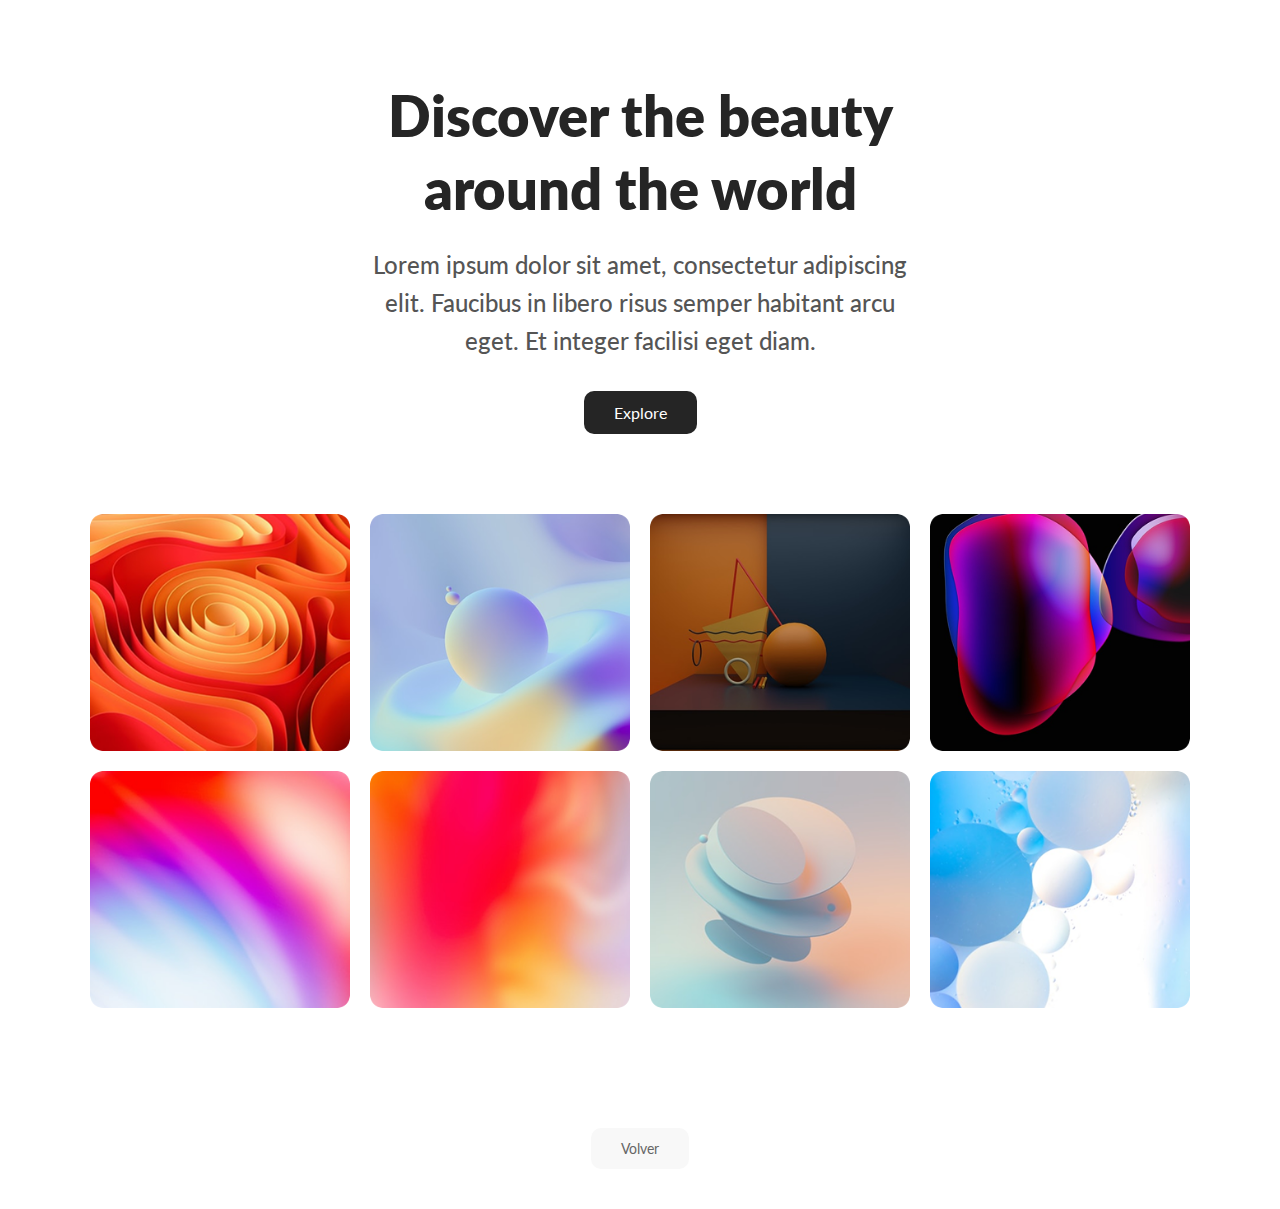
<file: src/Pagina 1/pagina1.html>
<!DOCTYPE html>
<html lang="en">
<head>
  <meta charset="UTF-8" />
  <meta name="viewport" content="width=device-width, initial-scale=1.0"/>
  <link rel="stylesheet" href="css/style.css" />
  <title>Discover</title>
</head>
<body>
  <header>
    <div class="header-container">
      <h1>Discover the beauty<br>around the world</h1>
      <p class="intro-text">
        Lorem ipsum dolor sit amet, consectetur adipiscing elit. Faucibus in libero risus semper habitant arcu eget. Et integer facilisi eget diam.
      </p>
      <a href="#" class="btn-explore">Explore</a>
    </div>
  </header>

  <main>
    <section class="image-list">
      <ul class="image-grid">
        <li><img src="img/1.png" alt="Imagen 1" /></li>
        <li><img src="img/2.png" alt="Imagen 2" /></li>
        <li><img src="img/3.png" alt="Imagen 3" /></li>
        <li><img src="img/4.png" alt="Imagen 4" /></li>
        <li><img src="img/5.png" alt="Imagen 5" /></li>
        <li><img src="img/6.png" alt="Imagen 6" /></li>
        <li><img src="img/7.png" alt="Imagen 7" /></li>
        <li><img src="img/8.png" alt="Imagen 8" /></li>
      </ul>
    </section>
  </main>
  <footer>
    <a href="../../index.html" class="btn-explore" >Volver</a>
  </footer>
</body>
</html>
</file>
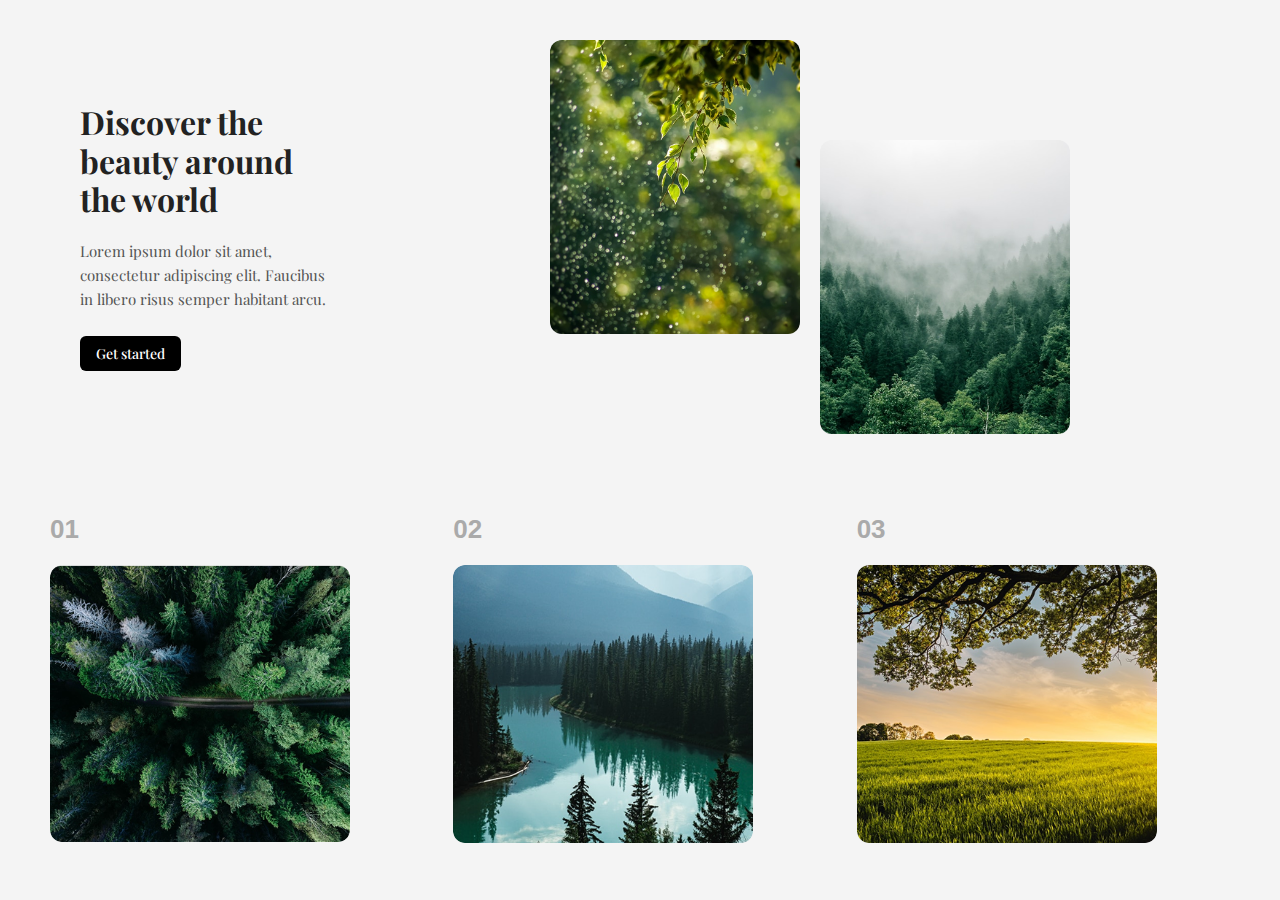
<file: src/Pagina 2/Pagina 2.html>
<!DOCTYPE html>
<html lang="en">

<head>
    <meta charset="UTF-8">
    <meta name="viewport" content="width=device-width, initial-scale=1.0">
    <link rel="stylesheet" href="css/style.css">
    <title>Pagina 2</title>
</head>

<body>
    <main>
        <!-- Sección principal: texto + imágenes grandes -->
        <section class="hero">
            <div class="column-left">
                <h1 class="title">
                    Discover the beauty around the <span class="highlight">world</span>
                </h1>
                <p class="description">
                    Lorem ipsum dolor sit amet, consectetur adipiscing elit. Faucibus in libero risus semper habitant
                    arcu.
                </p>
                <a class="button-black" href="#">Get started</a>
            </div>
            <div class="column-right">
                <div class="image-pair">
                    <img class="img-large" src="img/bosquegotas.png" alt="Gotas de agua en un bosque">
                    <img class="img-large img-down" src="img/bosquecrepusculoso.png" alt="Bosque crepusculoso">
                </div>
            </div>
        </section>

        <!-- Galería de imágenes pequeñas -->
        <section class="gallery">
            <div class="gallery-item">
                <h2>01</h2>
                <img src="img/pino.png" alt="Pinos">
            </div>
            <div class="gallery-item">
                <h2>02</h2>
                <img src="img/pinoylago.png" alt="Pino y lago">
            </div>
            <div class="gallery-item">
                <h2>03</h2>
                <img src="img/campo.png" alt="Campo">
            </div>
        </section>
    </main>
</body>

</html>
</file>
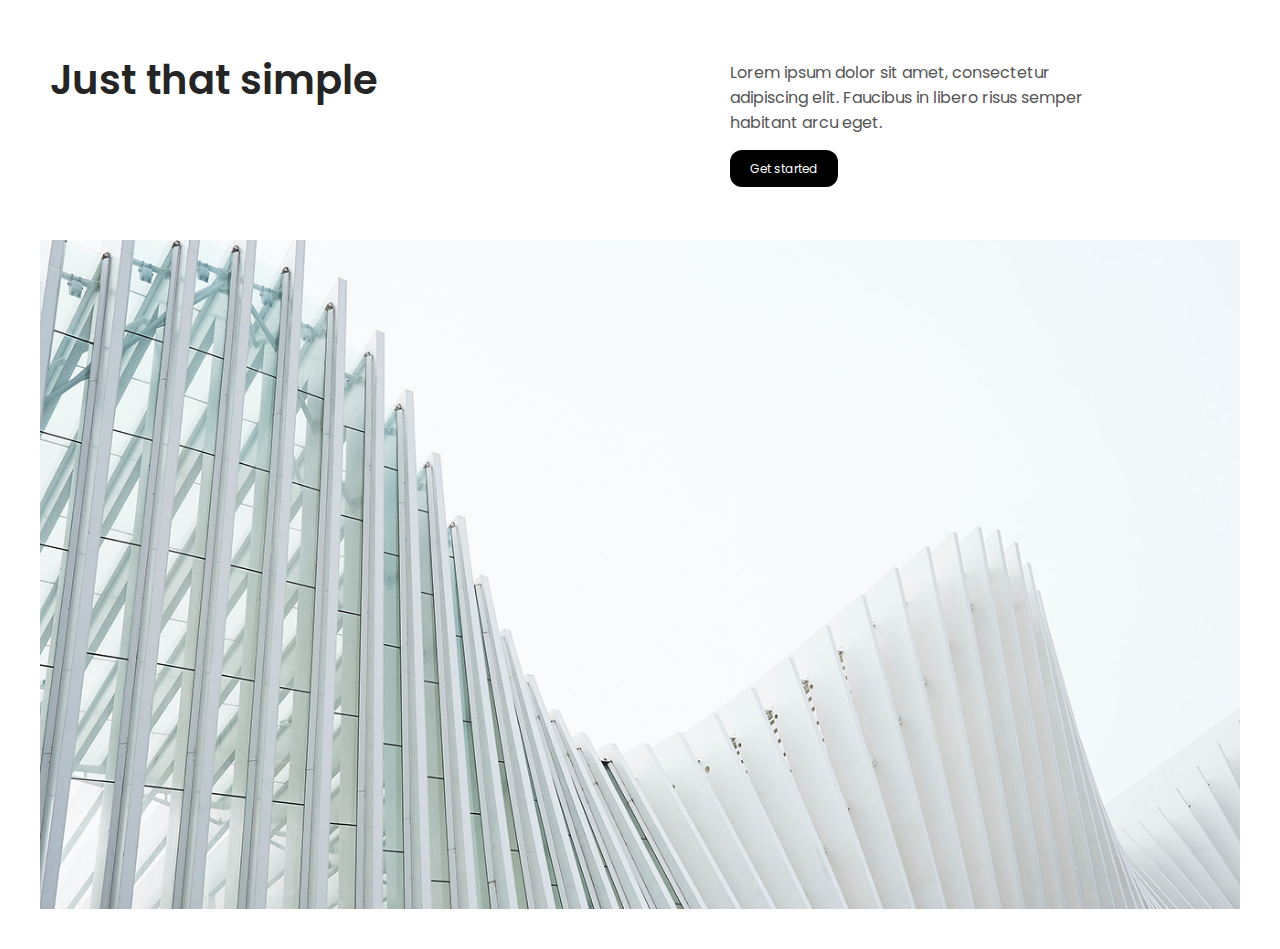
<file: src/Pagina 3/Pagina 3.html>
<!DOCTYPE html>
<html lang="en">
<head>
    <meta charset="UTF-8">
    <meta name="viewport" content="width=device-width, initial-scale=1.0">
    <link rel="stylesheet" href="css/style.css">
    <title>Pagina 3</title>
</head>
<body>
    <section class="content">
        <h1>Just that simple</h1>
        <div class="content-text">
            <p>Lorem ipsum dolor sit amet, consectetur adipiscing elit. Faucibus in libero risus semper habitant arcu eget.</p>
            <div class="button">
                <a class="btn-get" href="#">Get started</a>
            </div>
        </div>
    </section>
    <section class="hero-image">
        <img src="img/hero Image.png" alt="Hero Image">
    </section>
</body>
</html>
</file>
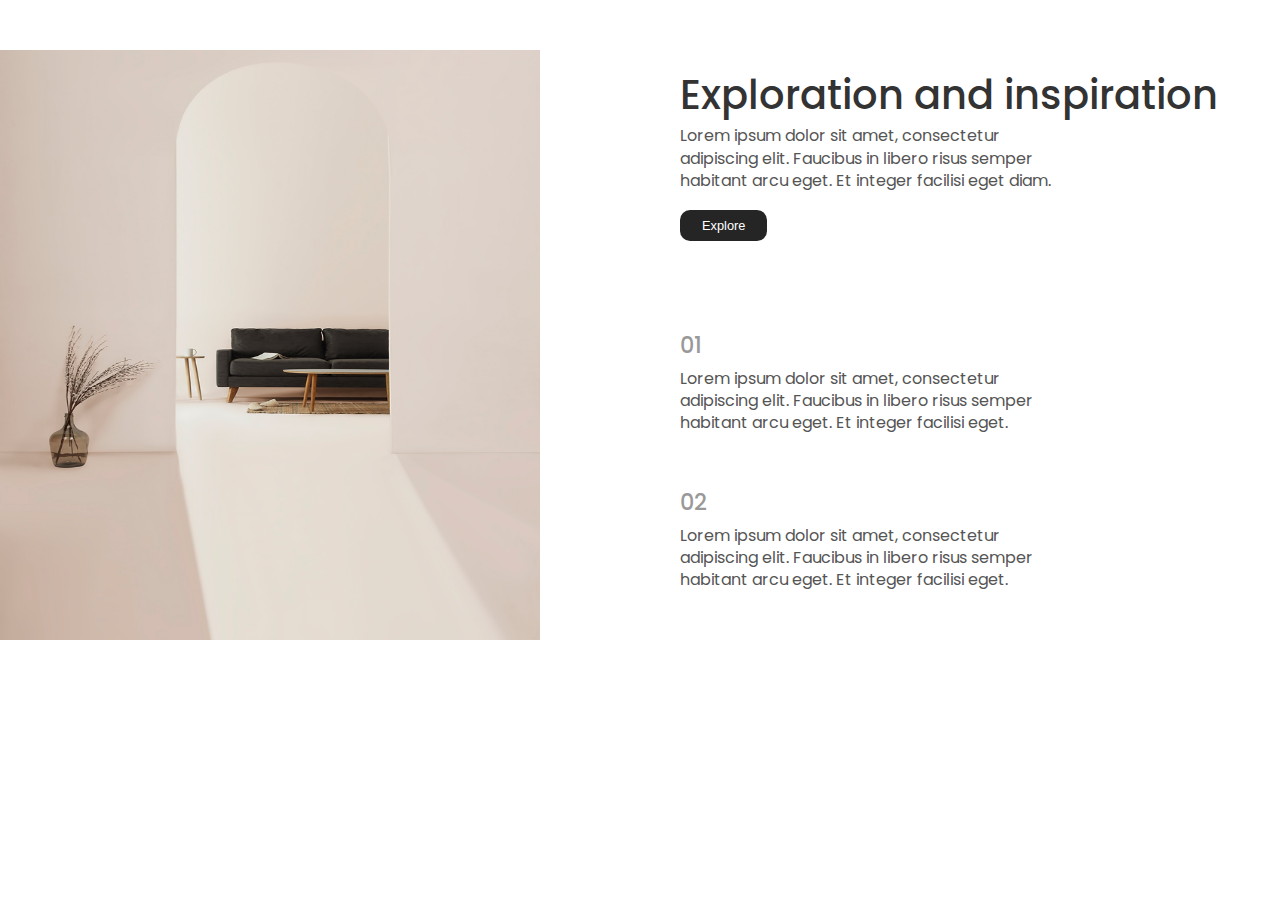
<file: src/Pagina 4/Pagina 4.html>
<!DOCTYPE html>
<html lang="en">
<head>
    <meta charset="UTF-8">
    <meta name="viewport" content="width=device-width, initial-scale=1.0">
    <link rel="stylesheet" href="css/style.css">
    <title>Pagina 4</title>
</head>
<body>
    <main>
        <section class="content-imagen">
            <img src="img/Image.png" alt="Imagen 1" class="imagen1">
        </section>
        <section class="content-right">
            <div class="content1">
                <h1>Exploration and inspiration</h1>
                <p>Lorem ipsum dolor sit amet, consectetur adipiscing elit. Faucibus in libero risus semper habitant arcu eget. Et integer facilisi eget diam.</p>
                <div class="button">
                    <a href="#" class="btn">Explore</a>
                </div>
            </div>
            <div class="content2">
                <div class="frame1">
                    <h2>01</h2>
                    <p>Lorem ipsum dolor sit amet, consectetur adipiscing elit. Faucibus in libero risus semper habitant arcu eget. Et integer facilisi eget.</p>
                </div>
                <div class="frame2">
                    <h2>02</h2>
                    <p>Lorem ipsum dolor sit amet, consectetur adipiscing elit. Faucibus in libero risus semper habitant arcu eget. Et integer facilisi eget.</p>
                </div>
            </div>
        </section>
    </main>
    
</body>
</html>
</file>
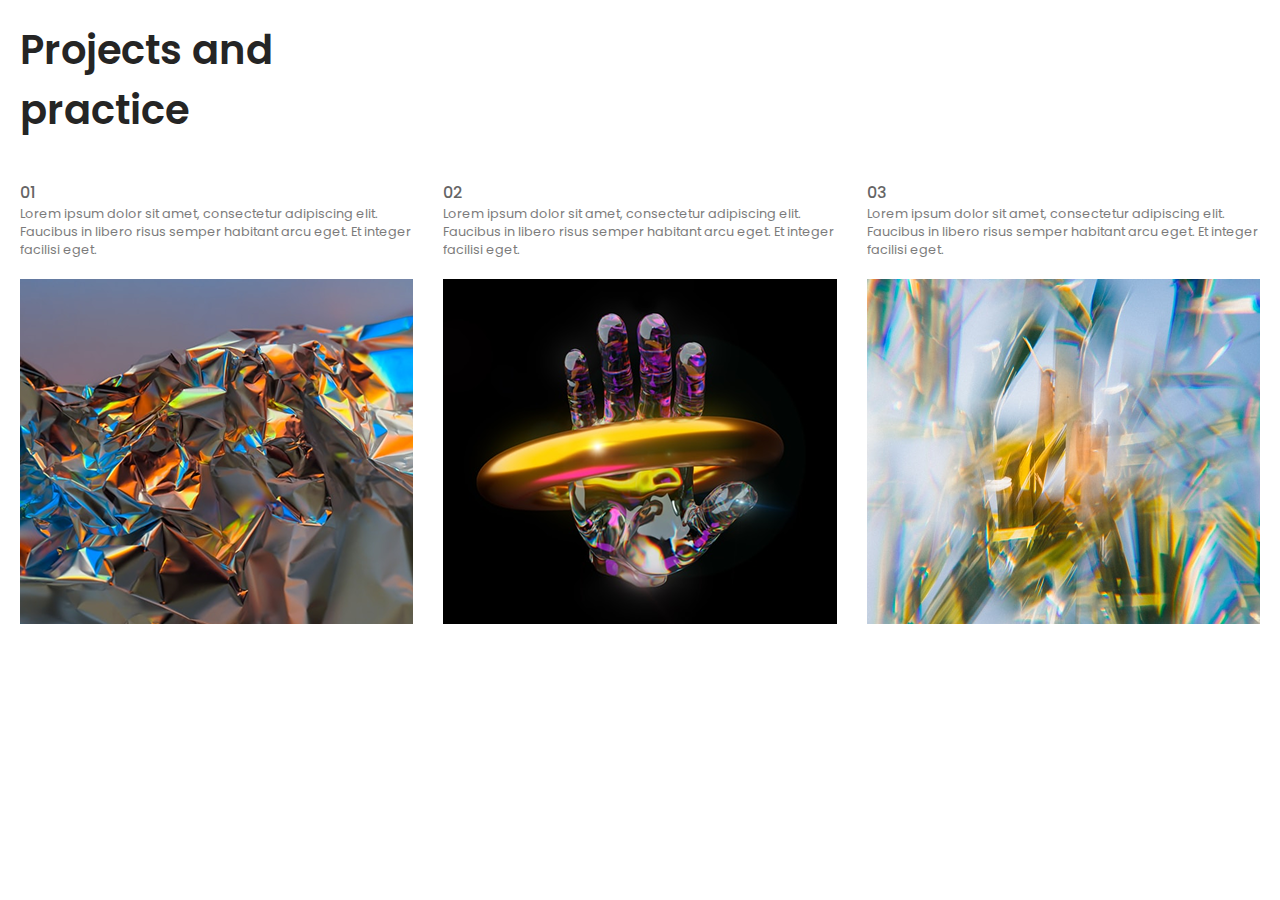
<file: src/Pagina 5/Pagina 5.html>
<!DOCTYPE html>
<html lang="en">
<head>
    <meta charset="UTF-8">
    <meta name="viewport" content="width=device-width, initial-scale=1.0">
    <link rel="stylesheet" href="css/style.css">
    <title>Pagina 5</title>
</head>
<body>
    <header>
        <h1>Projects and <br>practice</h1>
    </header>
    <main>
        <section class="card">
            <div class="frame-1">
                <h2>01</h2>
                <p>Lorem ipsum dolor sit amet, consectetur adipiscing elit. Faucibus in libero risus semper habitant arcu eget. Et integer facilisi eget.</p>
                <img src="img/1.png" alt="Imagen 1">
            </div>
            <div class="frame-2">
                <h2>02</h2>
                <p>Lorem ipsum dolor sit amet, consectetur adipiscing elit. Faucibus in libero risus semper habitant arcu eget. Et integer facilisi eget.</p>
                <img src="img/2.png" alt="Imagen 2">
            </div>
            <div class="frame-3">
                <h2>03</h2>
                <p>Lorem ipsum dolor sit amet, consectetur adipiscing elit. Faucibus in libero risus semper habitant arcu eget. Et integer facilisi eget.</p>
                <img src="img/3.png" alt="Imagen 3">
        </section>
    </main>
    
</body>
</html>
</file>
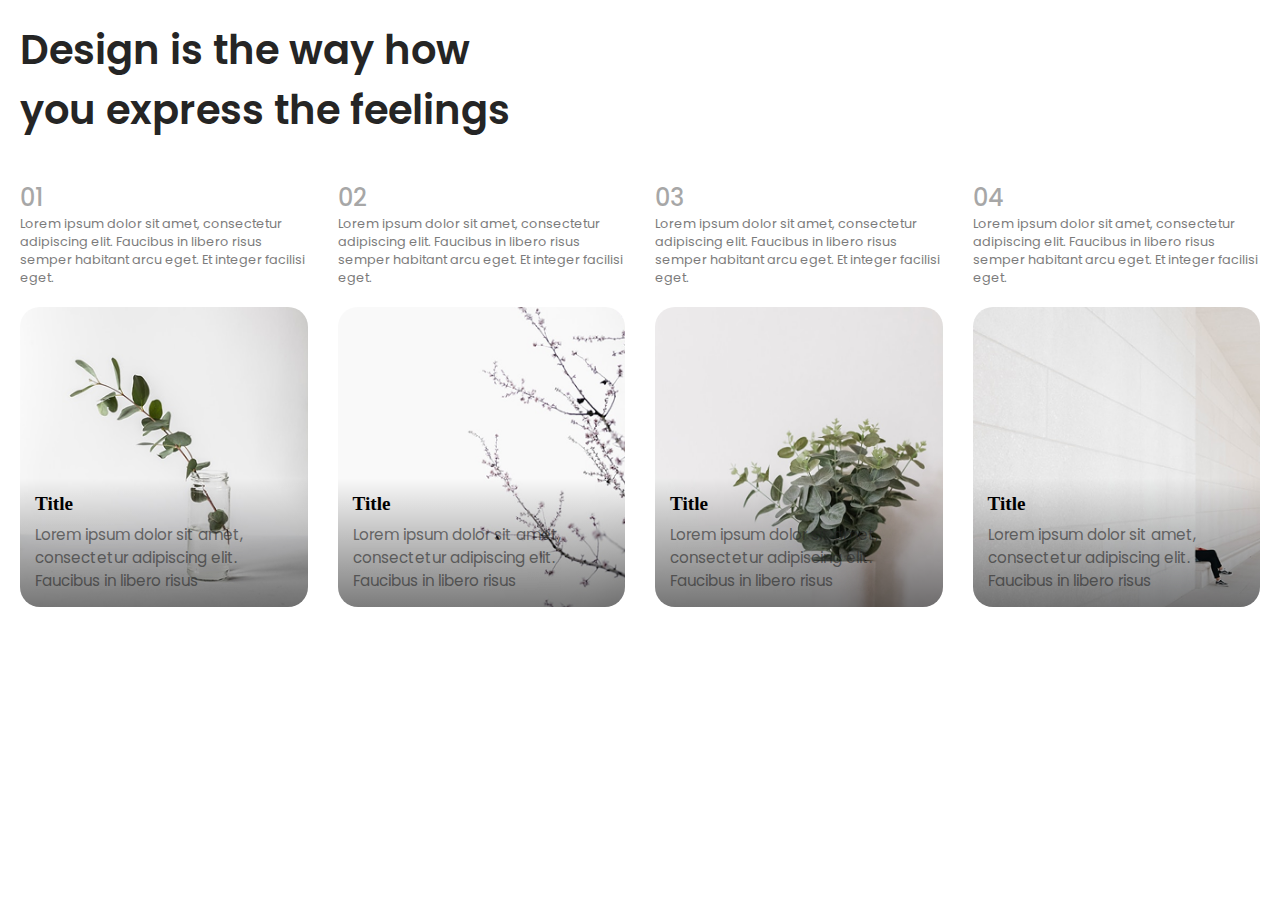
<file: src/Pagina 7/Pagina 7.html>
<!DOCTYPE html>
<html lang="en">
<head>
    <meta charset="UTF-8">
    <meta name="viewport" content="width=device-width, initial-scale=1.0">
    <link rel="stylesheet" href="css/style.css">
    <title>Página 7</title>
</head>
<body>
    <header>
        <h1>Design is the way how <br> you express the feelings</h1>
    </header>
    
    <main>
        <section class="card">
            <div class="frame">
                <h2>01</h2>
                <p>Lorem ipsum dolor sit amet, consectetur adipiscing elit. Faucibus in libero risus semper habitant arcu eget. Et integer facilisi eget.</p>
                <div class="image-container">
                    <img src="img/1.png" alt="Imagen 1">
                    <div class="content">
                        <h3>Title</h3>
                        <p>Lorem ipsum dolor sit amet, consectetur adipiscing elit. Faucibus in libero risus</p>
                    </div>
                </div>
            </div>

            <div class="frame">
                <h2>02</h2>
                <p>Lorem ipsum dolor sit amet, consectetur adipiscing elit. Faucibus in libero risus semper habitant arcu eget. Et integer facilisi eget.</p>
                <div class="image-container">
                    <img src="img/2.png" alt="Imagen 2">
                    <div class="content">
                        <h3>Title</h3>
                        <p>Lorem ipsum dolor sit amet, consectetur adipiscing elit. Faucibus in libero risus</p>
                    </div>
                </div>
            </div>

            <div class="frame">
                <h2>03</h2>
                <p>Lorem ipsum dolor sit amet, consectetur adipiscing elit. Faucibus in libero risus semper habitant arcu eget. Et integer facilisi eget.</p>
                <div class="image-container">
                    <img src="img/3.png" alt="Imagen 3">
                    <div class="content">
                        <h3>Title</h3>
                        <p>Lorem ipsum dolor sit amet, consectetur adipiscing elit. Faucibus in libero risus</p>
                    </div>
                </div>
            </div>

            <div class="frame">
                <h2>04</h2>
                <p>Lorem ipsum dolor sit amet, consectetur adipiscing elit. Faucibus in libero risus semper habitant arcu eget. Et integer facilisi eget.</p>
                <div class="image-container">
                    <img src="img/4.png" alt="Imagen 4">
                    <div class="content">
                        <h3>Title</h3>
                        <p>Lorem ipsum dolor sit amet, consectetur adipiscing elit. Faucibus in libero risus</p>
                    </div>
                </div>
            </div>
        </section>
    </main>
</body>
</html>
</file>
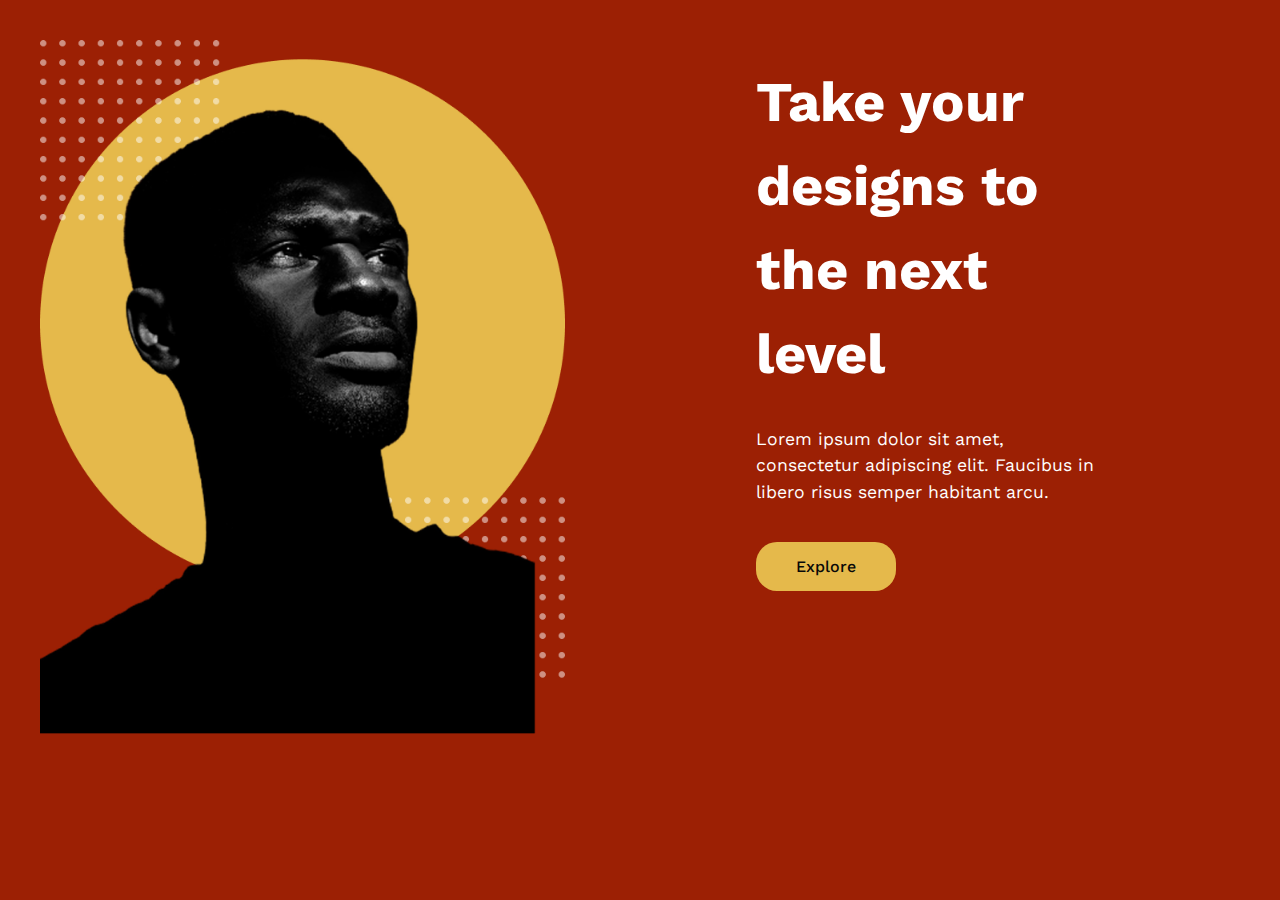
<file: src/Pagina 8/Pagina 8.html>
<!DOCTYPE html>
<html lang="en">

<head>
    <meta charset="UTF-8">
    <meta name="viewport" content="width=device-width, initial-scale=1.0">
    <link rel="stylesheet" href="css/style.css">
    <title>Pagina 8</title>
</head>

<body>
    <section class="content">
        <div class="img-container">
            <img src="img/1.png" alt="Imagen de la página 8" class="image">
        </div>
        <div class="text-content">
            <h1>Take your designs to the next level</h1>
            <p>Lorem ipsum dolor sit amet, consectetur adipiscing elit. Faucibus in libero risus semper habitant arcu.
            </p>
            <div class="btn">
                <a href="#" class="btn-yellow">Explore</a>
            </div>
        </div>

    </section>

</body>

</html>
</file>
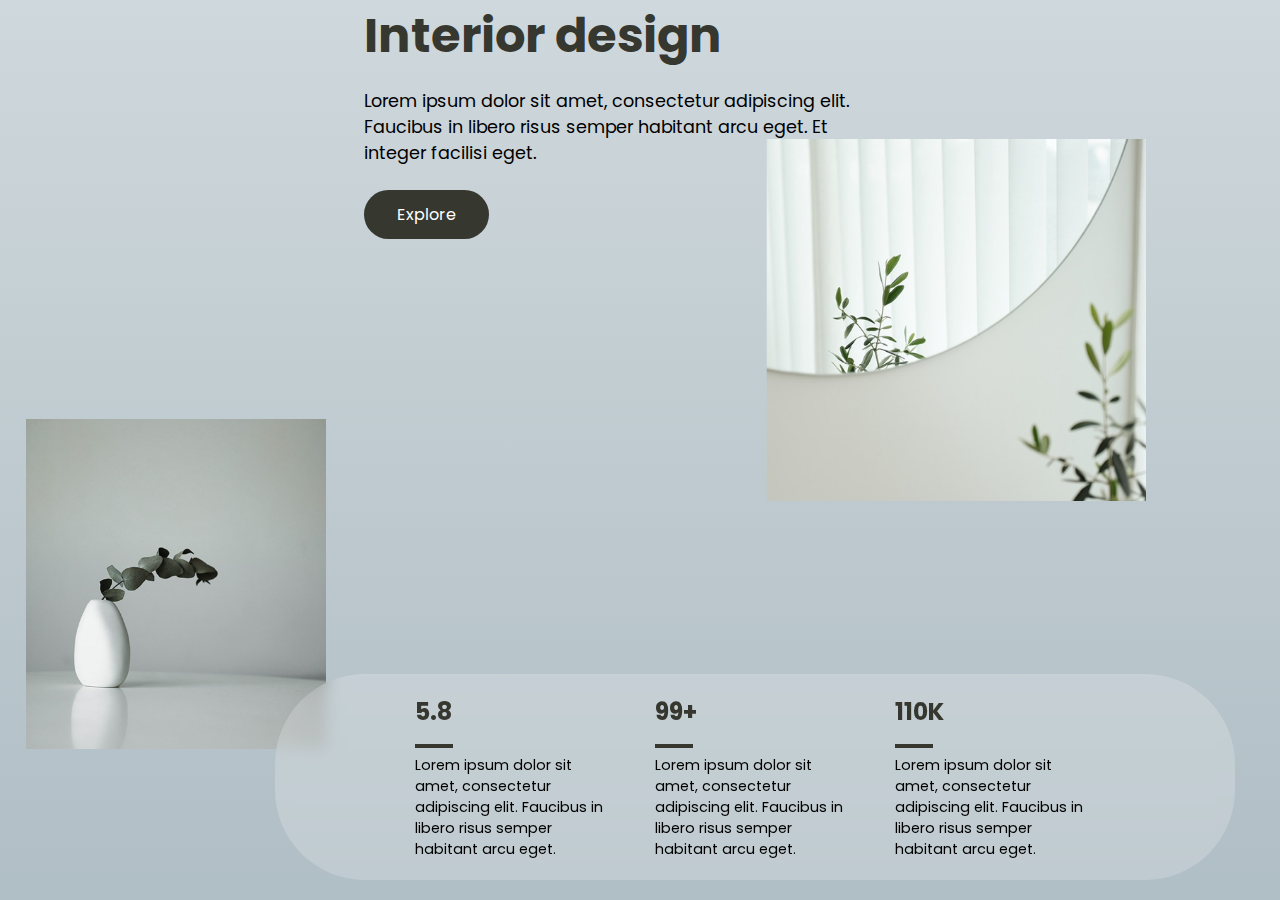
<file: src/Pagina 9/Pagina 9.html>
<!DOCTYPE html>
<html lang="en">

<head>
  <meta charset="UTF-8">
  <meta name="viewport" content="width=device-width, initial-scale=1.0">
  <link rel="stylesheet" href="css/style.css">
  <title>Pagina 9</title>
</head>

<body>
  <section class="hero">
    <!-- COLUMNA IZQUIERDA -->
    <div class="hero-text">
      <h1>Interior design</h1>
      <p>Lorem ipsum dolor sit amet, consectetur adipiscing elit. Faucibus in libero risus semper habitant arcu eget. Et integer facilisi eget.</p>
      <a href="#" class="btn">Explore</a>
    </div>

    <!-- COLUMNA DERECHA -->
    <div class="image-wrapper">
      <img src="img/1.png" alt="Florero" class="florero">
      <img src="img/2.png" alt="Cortina" class="cortina">
    </div>

    <!-- ESTADÍSTICAS (flotante centrado abajo) -->
    <div class="stats">
      <div class="stat">
        <h3>5.8</h3>
        <img src="img/Rectangle 5.svg" alt="Raya" class="stat-icon">
        <p>Lorem ipsum dolor sit amet, consectetur adipiscing elit. Faucibus in libero risus semper habitant arcu eget.</p>
      </div>
      <div class="stat">
        <h3>99+</h3>
        <img src="img/Rectangle 5.svg" alt="Raya" class="stat-icon">
        <p>Lorem ipsum dolor sit amet, consectetur adipiscing elit. Faucibus in libero risus semper habitant arcu eget.</p>
      </div>
      <div class="stat">
        <h3>110K</h3>
        <img src="img/Rectangle 5.svg" alt="Raya" class="stat-icon">
        <p>Lorem ipsum dolor sit amet, consectetur adipiscing elit. Faucibus in libero risus semper habitant arcu eget.</p>
      </div>
    </div>
  </section>
</body>

</html>
</file>
<file: src/Pagina 1/css/style.css>
@import url('https://fonts.googleapis.com/css2?family=Lato:wght@400;600;700&display=swap');

* {
  margin: 0;
  padding: 0;
  box-sizing: border-box;
}

body {
  font-family: 'Lato', sans-serif;
  background-color: #fff;
  color: #333;
}

/* Header */
header, footer{
  padding: 80px 20px 40px;
  text-align: center;
}

.header-container {
  max-width: 800px;
  margin: 0 auto;
}

h1 {
  font-size: 56px;
  font-weight: 800;
  line-height: 1.3;
  color: #252525;
}

.intro-text {
  margin: 20px auto 30px;
  font-size: 24px;
  line-height: 1.6;
  color: #555;
  font-weight: 500;
  max-width: 550px;
}

/* Botón */
.btn-explore {
  display: inline-block;
  padding: 12px 30px;
  border-radius: 10px;
  background-color: #252525;
  color: white;
  font-size: 16px;
  text-decoration: none;
  transition: background-color 0.3s ease;
}

.btn-explore:hover {
  background-color: #444;
}

/* Imágenes */
.image-list {
  padding: 40px 20px;
}

.image-grid {
  list-style: none;
  display: grid;
  grid-template-columns: repeat(4, 1fr);
  gap: 20px;
  max-width: 1100px;
  margin: 0 auto;
}

.image-grid li img {
  width: 100%;
  height: auto;
  border-radius: 12px;
  display: block;
}


footer .btn-explore{
  background-color: #f8f8f8;
  color: #666;
  font-size: 14px;
}
</file>
<file: src/Pagina 2/css/style.css>
@import url('https://fonts.googleapis.com/css2?family=Playfair+Display:ital,wght@0,400..900;1,400..900&display=swap');

* {
    margin: 0;
    padding: 0;
    box-sizing: border-box;
}
body {
    font-family: 'Playfair Display', serif;
    background-color: #f4f4f4;
    color: #222;
}
.hero {
    display: flex;
    justify-content: space-between;
    padding: 40px 60px;
    gap: 40px;
}
.column-left {
    flex: 1;
    max-width: 300px;
    display: flex;
    flex-direction: column;
    justify-content: center;
    padding: 20px;
}
.title {
    font-size: 32px;
    font-weight: 700;
    font-family: "Playfair Display", serif;
    line-height: 1.2;
    margin-bottom: 20px;
}
.description {
    font-size: 15px;
    line-height: 1.6;
    margin-bottom: 25px;
    color: #555;
    word-break: break-word;
}

.button-black {
    background-color: black;
    color: white;
    padding: 8px 16px;
    text-decoration: none;
    border-radius: 6px;
    font-size: 14px;
    width: fit-content;
    font-weight: 500;
}
.column-right {
    flex: 1;
    display: flex;
    align-items: flex-start;
    align-content: center;
    justify-content: center;
    gap: 20px;
}
.image-pair {
    display: flex;
    flex-direction: row;
    align-items: flex-start;
    gap: 20px;
}
.img-large {
    width: 250px;
    height: auto;
    border-radius: 12px;
    object-fit: cover;
}
.img-down {
    margin-top: 100px;
}
.button-black:hover {
    transform: scale(1.03);
    transition: transform 0.3s ease;
}
.gallery {
    display: flex;
    justify-content: space-between;
    gap: 30px;
    padding: 0 50px;
    margin-top: 40px;
}
.gallery-item {
    flex: 1;
    display: flex;
    flex-direction: column;
    align-items: flex-start;
    gap: 10px;
}
.gallery-item h2 {
    font-size: 26px;
    color: #aaa;
    font-family: Arial, Helvetica, sans-serif;
    margin-bottom: 10px;
}
.gallery-item img {
    width: 100%;
    max-width: 300px;
    height: auto;
    border-radius: 12px;
    border-radius: 12px;
    object-fit: cover;
}
</file>
<file: src/Pagina 3/css/style.css>
@import url('https://fonts.googleapis.com/css2?family=Poppins:ital,wght@0,100;0,200;0,300;0,400;0,500;0,600;0,700;0,800;0,900;1,100;1,200;1,300;1,400;1,500;1,600;1,700;1,800;1,900&display=swap');

* {
    margin: 0;
    padding: 0;
    box-sizing: border-box;
}
.content {
    margin: 50px;
    display: flex;
    flex-direction: row;
    justify-content: space-between;
}
h1 {
    flex: 1;
    text-align: left;
    color: #252525;
    font-family: 'Poppins', sans-serif;
    font-size: 2.5rem;
    font-weight: 600;
}
.content-text {
    margin-top: 10px;
    flex: 1;
    max-width: 500px;
    font-family: 'Poppins', sans-serif;
    font-size: 1.0rem;
    color: #555;
}
.content-text p {
    max-width: 400px;
}
.button {
    margin-top: 20px;
}
.btn-get {
    background-color: black;
    color: white;
    padding: 10px 20px;
    text-decoration: none;
    border-radius: 12px;
    font-size: 12px;
}
.hero-image {
   margin: 60px 40px 40px 40px;
}
.hero-image img {
    width: 100%;
    height: auto;
    display: block;
    border-radius: 0;
    object-fit: cover;
}
</file>
<file: src/Pagina 4/css/style.css>
@import url('https://fonts.googleapis.com/css2?family=Poppins:ital,wght@0,100;0,200;0,300;0,400;0,500;0,600;0,700;0,800;0,900;1,100;1,200;1,300;1,400;1,500;1,600;1,700;1,800;1,900&display=swap');

* {
    margin: 0;
    padding: 0;
    box-sizing: border-box;
}
body {
    font-family: 'Poppins', sans-serif;
    color: #252525;
    background-color: #fff;
}
main {
    margin-top: 50px;
    display: flex;
    flex-direction: row;    
    justify-content: space-between;
    gap: 80px;
}
.content-imagen {
    flex: 1;
}
.imagen1 {
    width: 100%;
    height: 590px;
}
.content-right {
    flex: 1;
    display: flex;
    flex-direction: column; 
    justify-content: space-around;
    max-width: 700px;
    padding: 0 60px;
    margin-bottom: 40px;
}
.content1 h1 {
    font-size: 2.5rem;
    font-weight: 500;
    color: #333;
}
p {
    font-size: 1.0rem;
    line-height: 1.4;
    color: #555;
    max-width: 400px;
    
}
.button {
    margin-top: 20px;
}
.btn {
    background-color: #252525;
    color: white;
    border-radius: 10px;
    text-decoration: none;
    font-size: 0.8rem;
    padding: 8px 22px;
    font-family:'Segoe UI', Tahoma, Geneva, Verdana, sans-serif;
    text-align: center;
}
.btn:hover {
    background-color: #333;
    transition: 0.3s;
}
.content2 {
    margin-top: 40px;
    display: flex;
    flex-direction: column;
    gap: 30px;
}

.frame1, .frame2 {
    max-width: 400px;
}
h2 {
    color: #999;
    font-size: 1.4rem;
    font-weight: 500;
    margin-bottom: 6px;
    margin-top: 20px;
}
</file>
<file: src/Pagina 5/css/style.css>
@import url('https://fonts.googleapis.com/css2?family=Poppins:ital,wght@0,100;0,200;0,300;0,400;0,500;0,600;0,700;0,800;0,900;1,100;1,200;1,300;1,400;1,500;1,600;1,700;1,800;1,900&display=swap');

* {
    margin: 0;
    padding: 0;
    box-sizing: border-box;
}
header {
    padding: 20px;
    text-align:left;
}
h1 {
    color: #252525;
    font-family: 'Poppins', sans-serif;
    font-size: 2.5rem;
    font-weight: 520;
}
.card {
    display: flex;
    flex-direction: row;
    justify-content: space-between;
    align-items: center;
    padding: 20px;
    gap: 30px;
}
h2 {
    color: #252525;
    opacity: 0.7;
    font-family: 'Poppins', sans-serif;
    font-size: 1rem;
    font-weight: 500;
}
p {
    color: #252525;
    opacity: 0.6;
    font-family: 'Poppins', sans-serif;
    font-size: 0.8rem;
    font-weight: 400;
    margin-bottom: 20px;
}
.frame-1 , .frame-2, .frame-3 {
    width: 80%;
    height: 80%;
    overflow: hidden;
}
</file>
<file: src/Pagina 7/css/style.css>
@import url('https://fonts.googleapis.com/css2?family=Poppins:ital,wght@0,100;0,200;0,300;0,400;0,500;0,600;0,700;0,800;0,900;1,100;1,200;1,300;1,400;1,500;1,600;1,700;1,800;1,900&display=swap');

* {
    margin: 0;
    padding: 0;
    box-sizing: border-box;
}
header {
    padding: 20px;
    text-align:left;
}
h1 {
    color: #252525;
    font-family: 'Poppins', sans-serif;
    font-size: 2.5rem;
    font-weight: 520;
}
.card {
    display: flex;
    flex-direction: row;
    justify-content: space-between;
    align-items: center;
    padding: 20px;
    gap: 30px;
}
h2 {
    color: #252525;
    opacity: 0.4;
    font-family: 'Poppins', sans-serif;
    font-size: 1.5rem;
    font-weight: 500;
}
p {
    color: #252525;
    opacity: 0.6;
    font-family: 'Poppins', sans-serif;
    font-size: 0.8rem;
    font-weight: 400;
    margin-bottom: 20px;
}

.image-container img {
    width: 100%;
    height: 100%;
    object-fit: cover;
    display: block;
}
.image-container {
    position: relative;
    width: 100%;
    height: 300px;
    border-radius: 20px;
    overflow: hidden;
    margin-top: 20px;
}
.content {
    position: absolute;
    bottom: 0;
    width: 100%;
    padding: 15px;
    background: linear-gradient(to top, rgba(0, 0, 0, 0.5), transparent);
}
.image-container .content h3 {
    margin: 0 0 8px;
    font-size: 1.2rem;
    font-weight: bold;
}

.image-container .content p {
    margin: 0;
    font-size: 0.95rem;
    color: #252525;
}
</file>
<file: src/Pagina 8/css/style.css>
@import url('https://fonts.googleapis.com/css2?family=Work+Sans:ital,wght@0,100..900;1,100..900&display=swap');
 
 * {
    margin: 0;
    padding: 0;
    box-sizing: border-box;
    background-color: #9C2004;
 }
.content {
    display: flex;
    flex-direction: row;
    gap: 60px;
    margin: 40px;
}
.image {
    flex: 1;
    width: 80%;
    height: 100%;
}
.text-content {
    flex: 1;
    color: white;
    font-family: 'Work Sans', sans-serif;
    line-height: 1.5;
    margin-top: 20px;
    max-width: 350px;
}
.text-content h1 {
    font-size: 3.5rem;
    margin-bottom: 20px;
}
.text-content p {
    font-size: 1.1rem;
    margin-top: 30px;   
}
.btn {
    display: inline-block;
    padding: 50px 0;
}
.btn-yellow {
    background-color: #E5B94B;
    padding: 15px 40px;
    border-radius: 21px;
    color: #080808;
    text-decoration: none;
    font-weight: 500;
    font-size: 1rem;
    transition: background-color 0.3s ease;
}
</file>
<file: src/Pagina 9/css/style.css>
@import url('https://fonts.googleapis.com/css2?family=Poppins:ital,wght@0,100;0,200;0,300;0,400;0,500;0,600;0,700;0,800;0,900;1,100;1,200;1,300;1,400;1,500;1,600;1,700;1,800;1,900&display=swap');

* {
  margin: 0;
  padding: 0;
  box-sizing: border-box;
}
body, html {
  height: 100%;
  font-family: "Poppins", sans-serif;
}
.hero {
  display: grid;
  grid-template-columns: 1fr 1fr;
  height: 100vh;
  background: linear-gradient(to bottom, #cfd8dc, #b0bec5);
  position: relative;
  box-sizing: border-box;
  padding-left: 5vw;
  padding-right: 5vw;
  align-items: start;
}
.hero-text {
  display: flex;
  flex-direction: column;
  justify-content: flex-start;
  align-self: flex-start;
  max-width: 500px;
  z-index: 2;
  margin: 0;
  padding: 0;
  transform: translateX(300px);
}
.hero-text h1 {
  font-size: 3rem;
  margin-bottom: 1rem;
  color: #363830;
}
.hero-text p {
  font-size: 1.1rem;
  margin-bottom: 1.5rem;
}
.btn {
  background-color: #363830;
  color: white;
  padding: 12px 33px;
  text-decoration: none;
  border-radius: 28px;
  width: fit-content;
}

.content-imagen {
    position: relative;
    width: 100%;
    height: 100vh;
}

.image-wrapper {
  position: relative;
  width: 400px;
  height: auto;
  align-self: center;
  justify-self: end;
  margin-right: 50px;
}

.cortina {
  width: 95%;
  height: auto;
  display: block;
  position: relative;
  bottom: 130px;
  z-index:0;
}

.florero {
  position: absolute;
  top: 150px;  
  left: -740px; 
  width: 300px;
  z-index: 0;
}

.stats {
  position: absolute;
  bottom: 20px;
  left: 230px;
  right: 0;
  margin: 0 auto;
  display: flex;
  justify-content: center;
  background-color: rgba(255, 255, 255, 0.2);
  backdrop-filter: blur(8px);
  padding: 20px 0;
  border-radius: 90px;
  gap: 40px;
  width: 75%
}
.stat h3 {
  font-size: 1.5rem;
  margin-bottom: 1px;
  color: #363830;
}
.stat p {
  font-size: 0.9rem;
  max-width: 200px;
}
</file>
